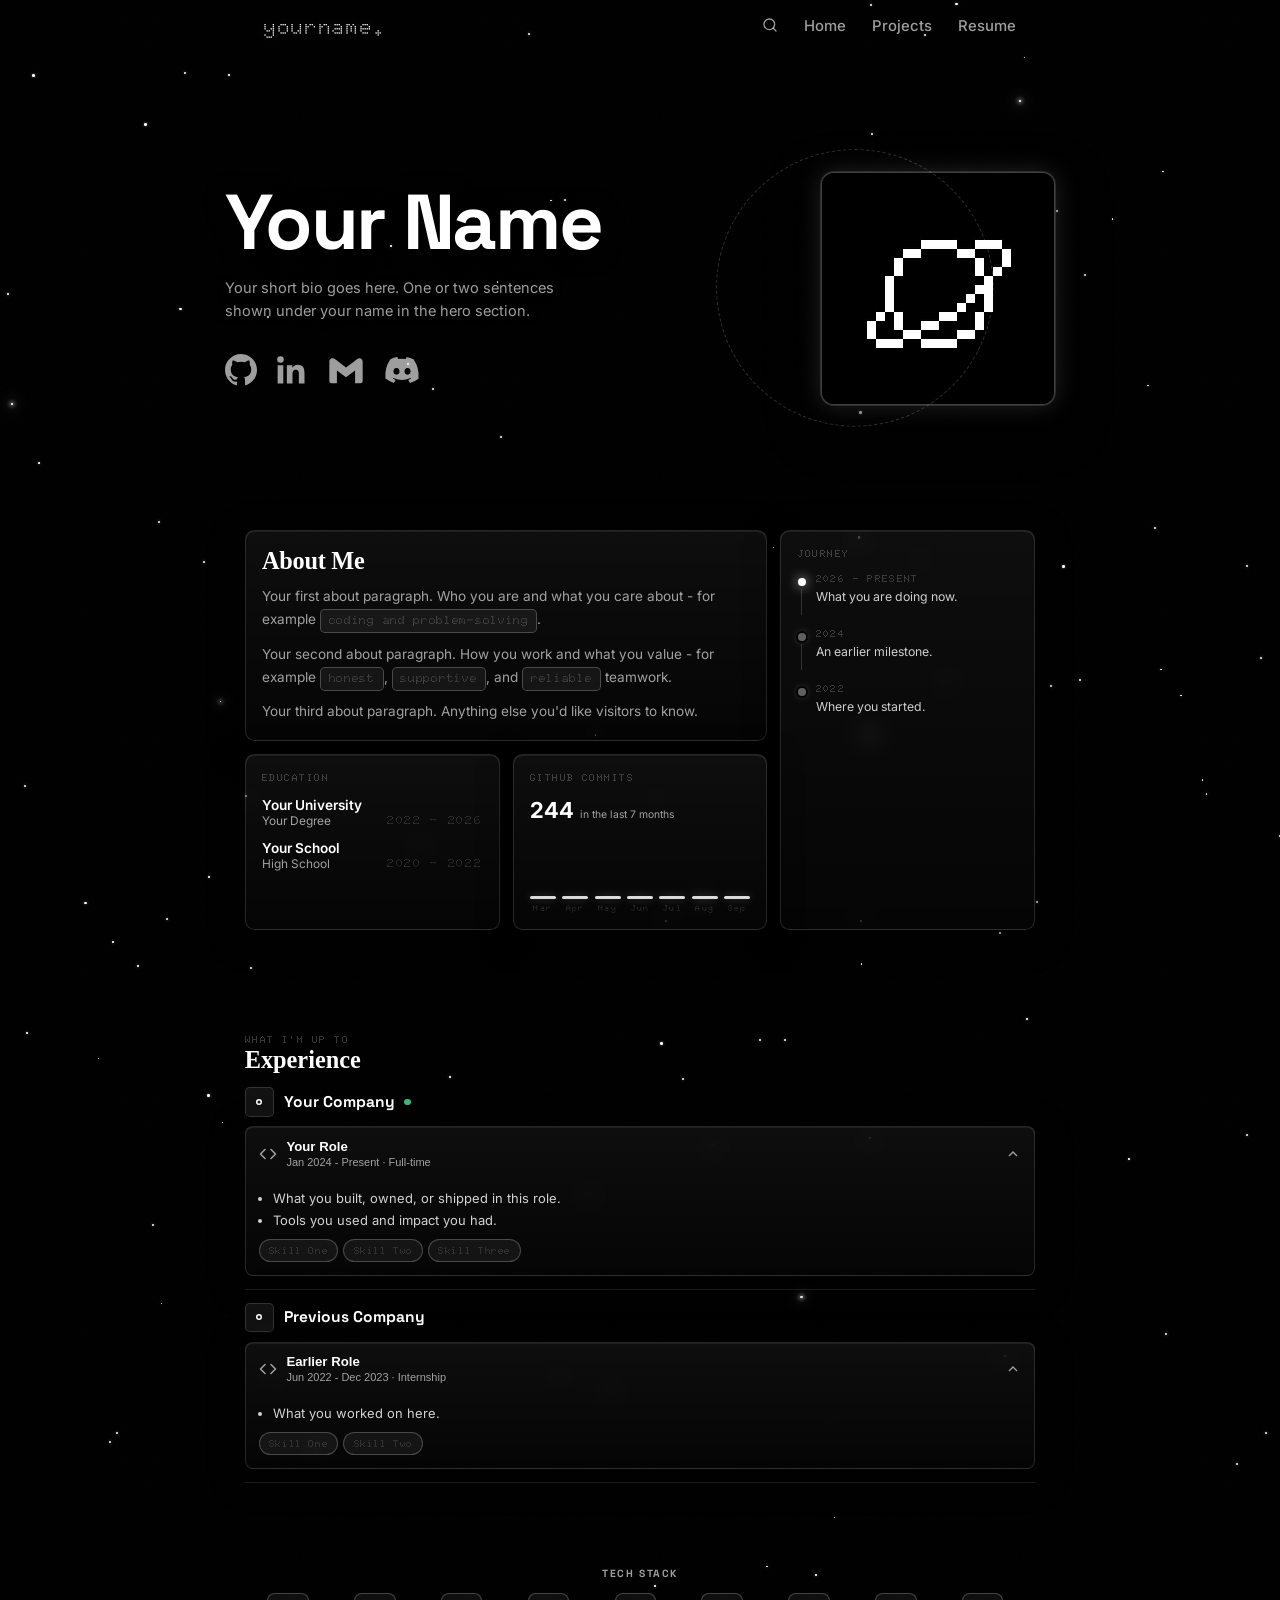
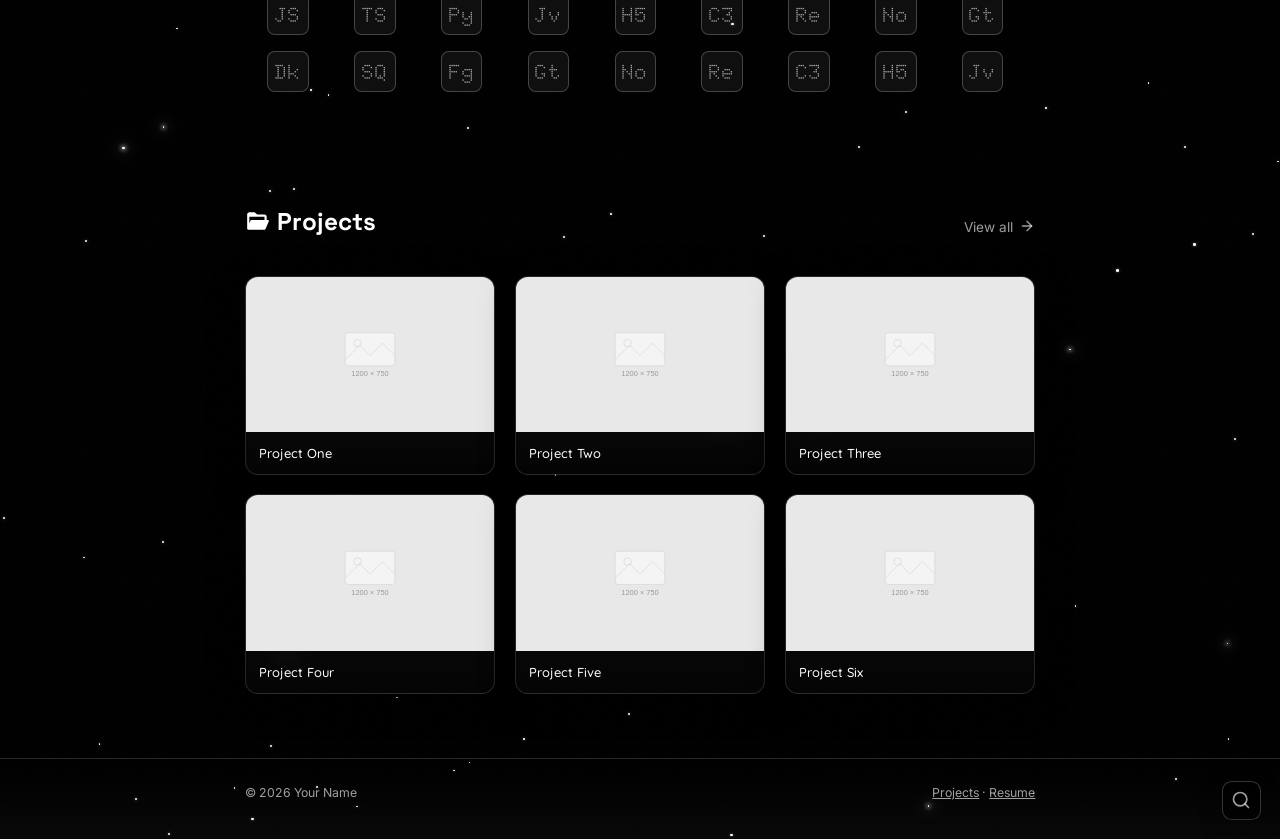
<file: index.html>
<!DOCTYPE html>
<html lang="en" data-theme="dark">
<head>
  <meta charset="UTF-8">
  <meta name="viewport" content="width=device-width, initial-scale=1.0">
  <title>Your Name</title>
  <meta name="description" content="Portfolio of Your Name — developer & creative problem-solver.">
  <meta name="author" content="Your Name">
  <link rel="icon" type="image/svg+xml" href="assets/placeholder.svg">
  <link rel="stylesheet" href="css/styles.css">
  <link rel="stylesheet" href="css/space.css">
  <script>
    // Pure dark mode.
    document.documentElement.dataset.theme = "dark";
    try { localStorage.setItem("portfolio-theme", "dark"); } catch (e) {}
  </script>
</head>
<body>
  <div id="loader" aria-hidden="true">
    <div class="l-inner"><span class="l-logo">yourname.</span><div class="l-bar"><div class="l-fill"></div></div></div>
  </div>

  <header id="site-nav"></header>
  <div class="nav-spacer"></div>

  <main style="position:relative;z-index:1">
    <div style="position:relative">
      <section class="hero" id="hero-section"><div id="hero" style="width:100%"></div></section>

      <section class="about" id="about"><div id="about-body"></div></section>

      <section class="exp" id="experience"><div id="experience-body"></div></section>

      <section class="tech" id="tech"><div id="tech-body"></div></section>
    </div>

    <section class="proj-sec" id="projects"><div id="featured"></div></section>
  </main>

  <footer id="site-footer"></footer>

  <script src="js/data.js"></script>
  <script src="js/theme.js"></script>
  <script src="js/nav.js"></script>
  <script src="js/palette.js"></script>
  <script src="js/effects.js"></script>
  <script src="js/space.js"></script>
  <script src="js/home.js"></script>
</body>
</html>
</file>
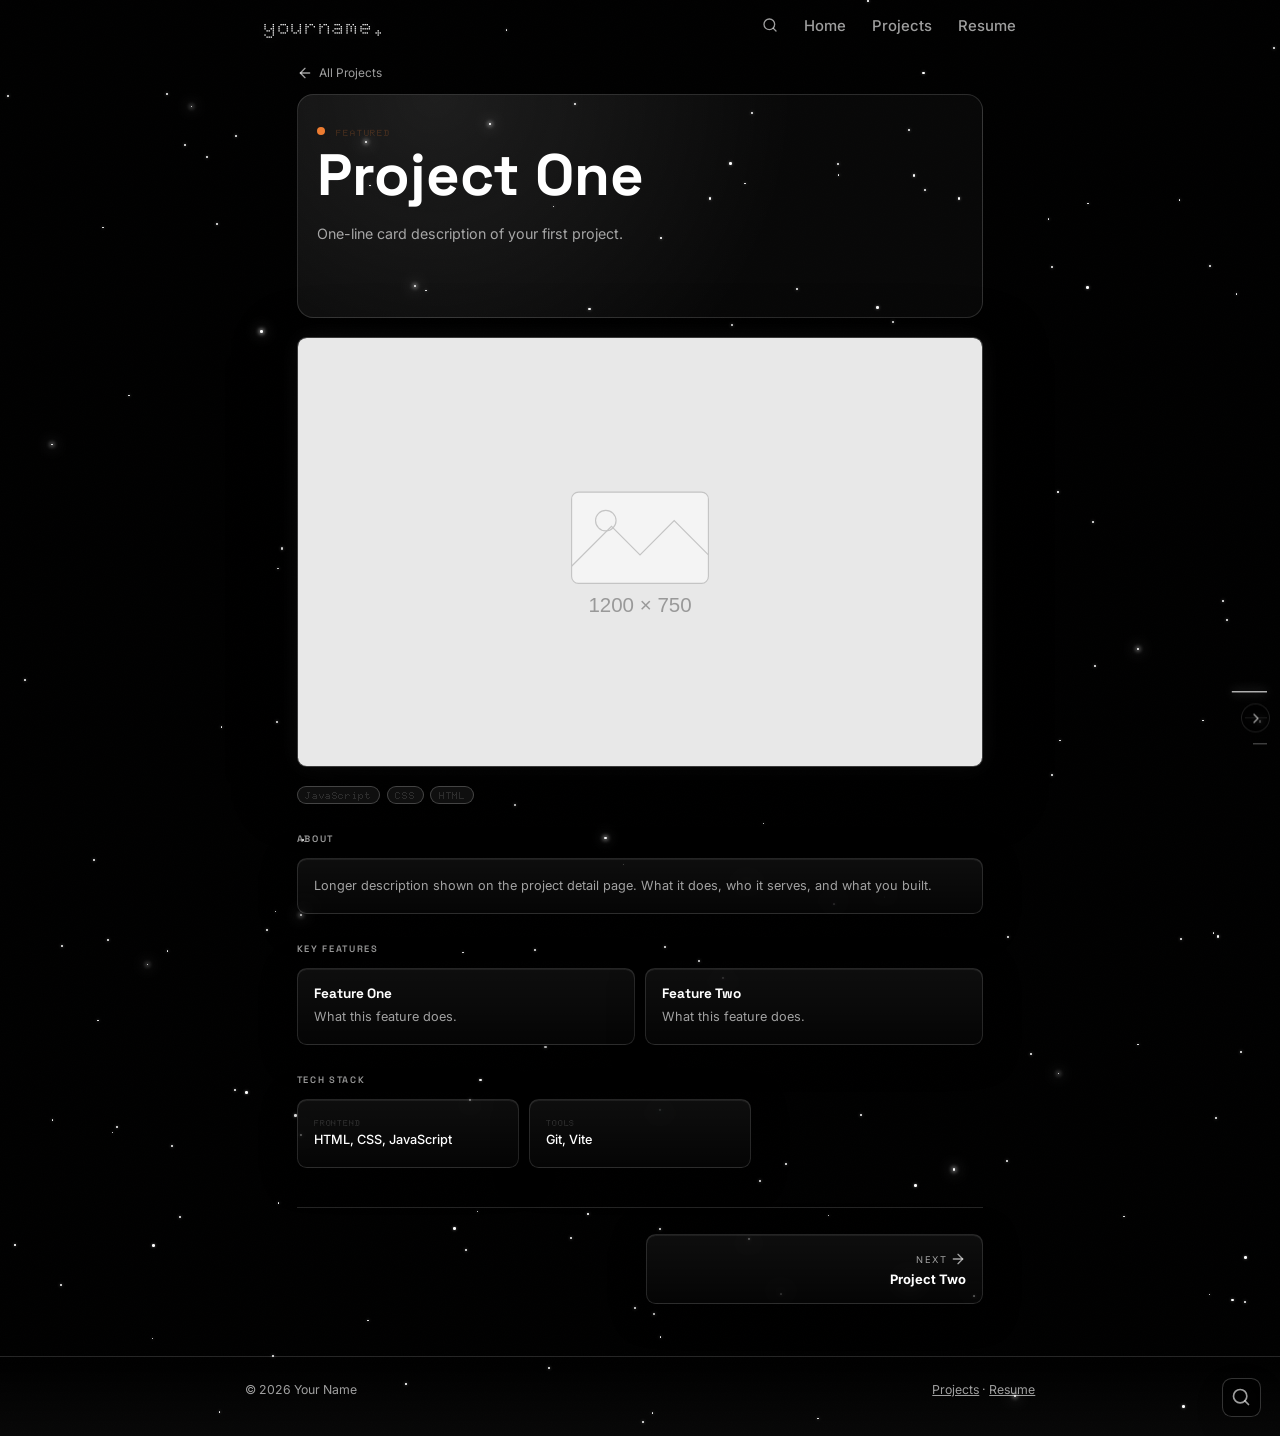
<file: project.html>
<!DOCTYPE html>
<html lang="en" data-theme="dark">
<head>
  <meta charset="UTF-8">
  <meta name="viewport" content="width=device-width, initial-scale=1.0">
  <title>Project | Your Name</title>
  <meta name="description" content="Project details.">
  <link rel="icon" type="image/svg+xml" href="assets/placeholder.svg">
  <link rel="stylesheet" href="css/styles.css">
  <link rel="stylesheet" href="css/space.css">
  <script>
    // Pure dark mode.
    document.documentElement.dataset.theme = "dark";
    try { localStorage.setItem("portfolio-theme", "dark"); } catch (e) {}
  </script>
</head>
<body>
  <div id="loader" aria-hidden="true">
    <div class="l-inner"><span class="l-logo">yourname.</span><div class="l-bar"><div class="l-fill"></div></div></div>
  </div>

  <header id="site-nav"></header>
  <div class="nav-spacer"></div>
  <div id="sidenav"></div>
  <nav id="toc" aria-label="Page sections"></nav>

  <main class="wrap-4xl" style="position:relative;z-index:1">
    <article id="detail"></article>
  </main>

  <footer id="site-footer"></footer>

  <script src="js/data.js"></script>
  <script src="js/theme.js"></script>
  <script src="js/nav.js"></script>
  <script src="js/palette.js"></script>
  <script src="js/effects.js"></script>
  <script src="js/space.js"></script>
  <script src="js/project.js"></script>
</body>
</html>
</file>
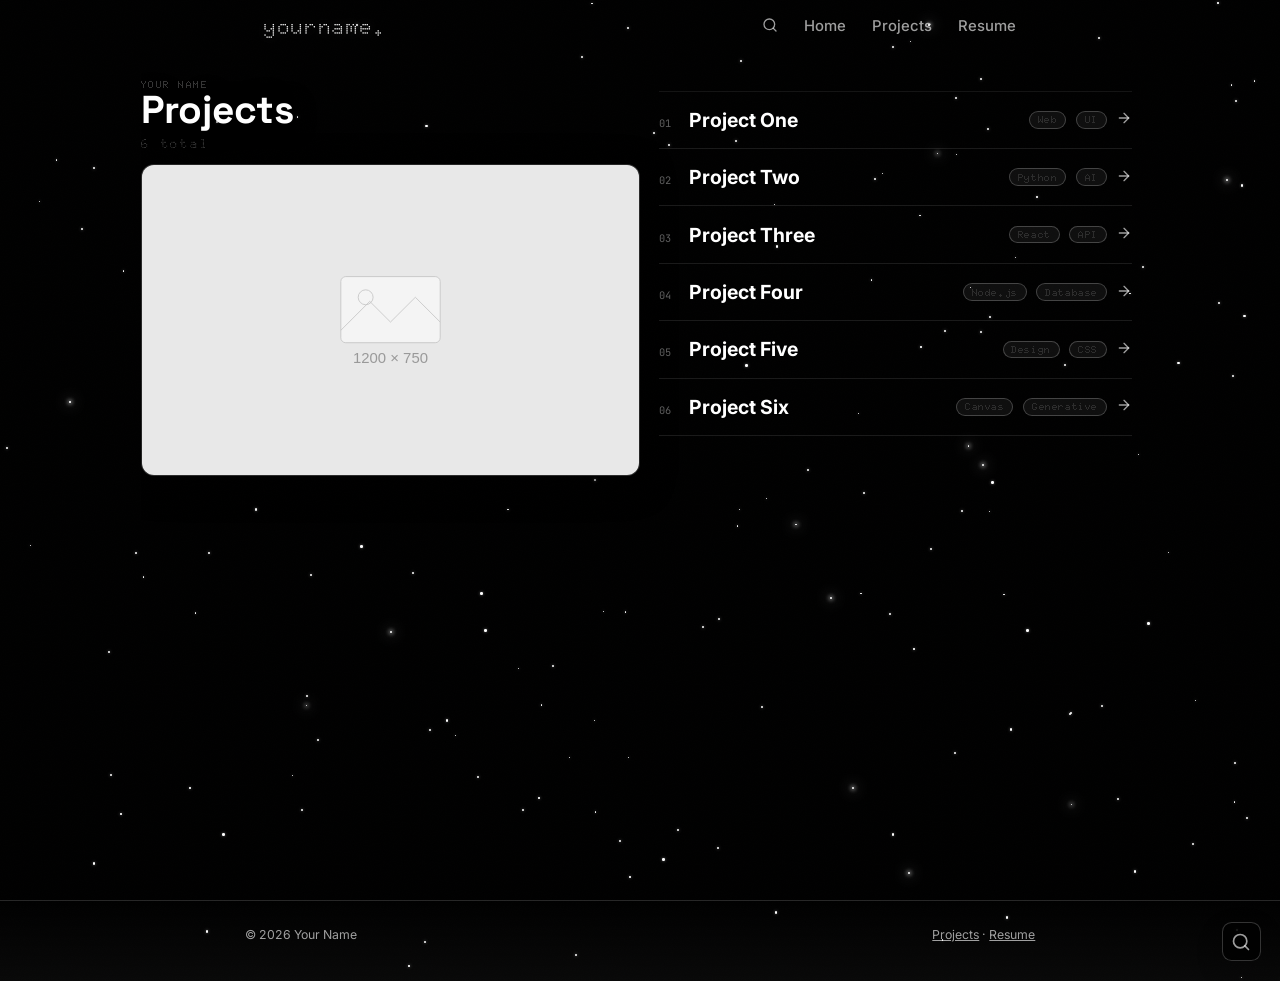
<file: projects.html>
<!DOCTYPE html>
<html lang="en" data-theme="dark">
<head>
  <meta charset="UTF-8">
  <meta name="viewport" content="width=device-width, initial-scale=1.0">
  <title>Projects | Your Name</title>
  <meta name="description" content="Explore projects by Your Name.">
  <link rel="icon" type="image/svg+xml" href="assets/placeholder.svg">
  <link rel="stylesheet" href="css/styles.css">
  <link rel="stylesheet" href="css/space.css">
  <script>
    // Pure dark mode.
    document.documentElement.dataset.theme = "dark";
    try { localStorage.setItem("portfolio-theme", "dark"); } catch (e) {}
  </script>
</head>
<body>
  <div id="loader" aria-hidden="true">
    <div class="l-inner"><span class="l-logo">yourname.</span><div class="l-bar"><div class="l-fill"></div></div></div>
  </div>

  <header id="site-nav"></header>
  <div class="nav-spacer"></div>

  <main class="wrap-wide" style="position:relative;z-index:1">
    <div class="split" id="projects-split"></div>
  </main>

  <footer id="site-footer"></footer>

  <script src="js/data.js"></script>
  <script src="js/theme.js"></script>
  <script src="js/nav.js"></script>
  <script src="js/palette.js"></script>
  <script src="js/effects.js"></script>
  <script src="js/space.js"></script>
  <script src="js/projects.js"></script>
</body>
</html>
</file>
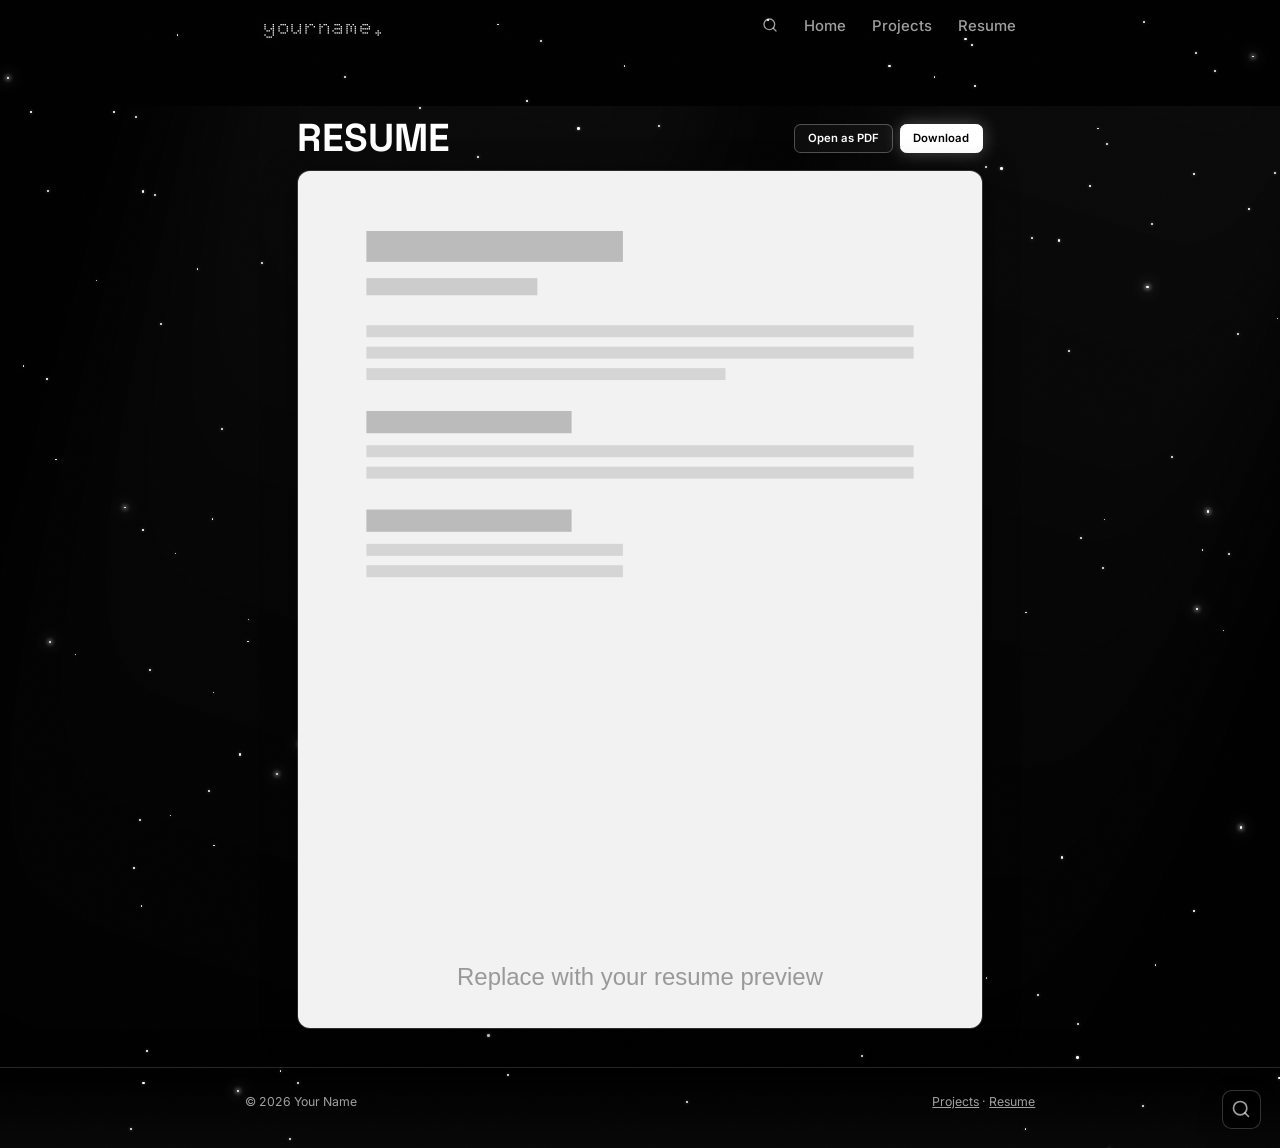
<file: resume.html>
<!DOCTYPE html>
<html lang="en" data-theme="dark">
<head>
  <meta charset="UTF-8">
  <meta name="viewport" content="width=device-width, initial-scale=1.0">
  <title>Resume | Your Name</title>
  <meta name="description" content="View and download the resume of Your Name.">
  <link rel="icon" type="image/svg+xml" href="assets/placeholder.svg">
  <link rel="stylesheet" href="css/styles.css">
  <link rel="stylesheet" href="css/space.css">
  <script>
    // Pure dark mode.
    document.documentElement.dataset.theme = "dark";
    try { localStorage.setItem("portfolio-theme", "dark"); } catch (e) {}
  </script>
</head>
<body>
  <div id="loader" aria-hidden="true">
    <div class="l-inner"><span class="l-logo">yourname.</span><div class="l-bar"><div class="l-fill"></div></div></div>
  </div>

  <header id="site-nav" style="position:relative;z-index:20"></header>
  <div class="nav-spacer"></div>

  <main style="position:relative">
    <div id="lightrays" aria-hidden="true"></div>
    <div class="wrap-4xl" style="position:relative;z-index:1">
      <div class="resume-top">
        <h1>Resume</h1>
        <div style="display:flex;gap:.5rem">
          <a class="btn" id="resume-open" href="assets/resume.pdf" target="_blank" rel="noopener">Open as PDF</a>
          <a class="btn solid" id="resume-dl" href="assets/resume.pdf" download="Your-Name-Resume.pdf">Download</a>
        </div>
      </div>
      <div class="resume-card">
        <img src="assets/resume-preview.svg" alt="Your Name | Resume preview" onerror="this.src='assets/placeholder.svg'">
      </div>
    </div>
  </main>

  <footer id="site-footer"></footer>

  <script src="js/data.js"></script>
  <script src="js/theme.js"></script>
  <script src="js/nav.js"></script>
  <script src="js/palette.js"></script>
  <script src="js/effects.js"></script>
  <script src="js/space.js"></script>
  <script>
    // Resume paths come from the central data file.
    document.addEventListener("DOMContentLoaded", function () {
      var file = portfolioData.personal.resumeFile || "assets/resume.pdf";
      document.getElementById("resume-open").href = file;
      var dl = document.getElementById("resume-dl");
      dl.href = file;
      dl.setAttribute("download", "Your-Name-Resume.pdf");
      document.title = "Resume | " + portfolioData.personal.fullName;
    });
  </script>
</body>
</html>
</file>
<file: css/styles.css>
/* ==========================================================================
   Portfolio Base — vanilla recreation of the reference portfolio design.
   --------------------------------------------------------------------------
   THEME: change colors in :root / [data-theme="dark"] below.
   Original reference: near-monochrome theme driven by CSS variables,
   Space Grotesk headings, Inter body.
   ========================================================================== */
@import url("https://fonts.googleapis.com/css2?family=Poppins:wght@300;400;500;600;700;800;900&family=Space+Grotesk:wght@300;400;500;600;700&family=Space+Mono:wght@400;700&family=Inter:wght@300;400;500;600;700&family=Bebas+Neue&family=Playfair+Display:ital,wght@0,400;0,700;0,900;1,400;1,700;1,900&family=Quicksand:wght@400;500;600;700&family=Oswald:wght@400;500;600;700&family=Roboto:wght@300;400;500;700&family=JetBrains+Mono:wght@300;400;500;600;700&family=Caveat:wght@400;500;600;700&family=Capriola&family=Droid+Serif:ital,wght@0,400;0,700;1,400;1,700&display=swap");

:root {
  --background: #fcfcfc;
  --foreground: #0e0e0e;
  --card: #ffffff;
  --card-foreground: #0e0e0e;
  --popover: #ffffff;
  --muted: #ededed;
  --muted-foreground: #666666;
  --accent: #e0e0e0;
  --border: #d9d9d9;
  --ring: #0e0e0e;
  --gradient-card-bg: #f6f6f6;
  --gradient-card-border: #e6e6e6;
  --input-bg: #f8f8f8;
  --radius: 0.5rem;
  --shadow: 0 8px 40px rgba(0, 0, 0, 0.06);
  --nav-bg: rgba(255, 255, 255, 0.7);
}

[data-theme="dark"] {
  --background: #0d0d0d;
  --foreground: #f5f5f5;
  --card: #0f0f0f;
  --card-foreground: #f5f5f5;
  --popover: #0f0f0f;
  --muted: #1f1f1f;
  --muted-foreground: #8c8c8c;
  --accent: #1f1f1f;
  --border: #262626;
  --ring: #d4d4d4;
  --gradient-card-bg: #151515;
  --gradient-card-border: #262626;
  --input-bg: rgba(255, 255, 255, 0.06);
  --shadow: 0 8px 40px rgba(0, 0, 0, 0.45);
  --nav-bg: rgba(13, 13, 13, 0.7);
}

* {
  box-sizing: border-box;
}
html {
  font-size: 81%;
  scroll-behavior: smooth;
}
body {
  margin: 0;
  background: var(--background);
  color: var(--foreground);
  font-family: "Inter", system-ui, sans-serif;
  overflow-x: hidden;
  max-width: 100vw;
  transition:
    background-color 0.35s ease,
    color 0.35s ease;
  -webkit-font-smoothing: antialiased;
}
h1,
h2,
h3,
h4 {
  font-family: "Space Grotesk", sans-serif;
  margin: 0;
}
p {
  margin: 0;
}
a {
  color: inherit;
}
:focus-visible {
  outline: 2px solid var(--ring);
  outline-offset: 2px;
  border-radius: 4px;
}
img {
  max-width: 100%;
}
::selection {
  background: var(--foreground);
  color: var(--background);
}
::-webkit-scrollbar {
  width: 6px;
}
::-webkit-scrollbar-track {
  background: transparent;
}
::-webkit-scrollbar-thumb {
  background: color-mix(in srgb, var(--muted-foreground) 30%, transparent);
  border-radius: 3px;
}

/* ---------- layout helpers ---------- */
.wrap {
  max-width: 64rem;
  margin: 0 auto;
  padding: 0 1.5rem;
}
.wrap-narrow {
  max-width: 48rem;
  margin: 0 auto;
  padding: 0 1.5rem;
}
.wrap-wide {
  max-width: 80rem;
  margin: 0 auto;
  padding: 0 1.5rem;
}
.wrap-6xl {
  max-width: 72rem;
  margin: 0 auto;
  padding: 0 1.5rem;
}
.wrap-4xl {
  max-width: 56rem;
  margin: 0 auto;
  padding: 0 1.5rem;
}
section {
  position: relative;
}

/* ---------- page loader ---------- */
#loader {
  position: fixed;
  inset: 0;
  z-index: 9999;
  display: flex;
  align-items: center;
  justify-content: center;
  background: var(--background);
  transition: opacity 0.2s ease;
}
#loader.done {
  opacity: 0;
  pointer-events: none;
}
#loader .l-inner {
  display: flex;
  flex-direction: column;
  align-items: center;
  gap: 1rem;
}
#loader .l-logo {
  font-family: "Space Grotesk", sans-serif;
  font-size: 2.5rem;
  font-weight: 700;
  letter-spacing: -0.02em;
}
#loader .l-bar {
  width: 80px;
  height: 2px;
  background: color-mix(in srgb, var(--foreground) 20%, transparent);
  border-radius: 999px;
  overflow: hidden;
}
#loader .l-fill {
  height: 100%;
  width: 0%;
  background: var(--foreground);
  border-radius: 999px;
  transition: width 0.1s ease-out;
}

/* ---------- route transition ---------- */
.route-enter {
  animation: routeIn 0.3s ease both;
}
@keyframes routeIn {
  from {
    opacity: 0;
    transform: translateY(12px);
  }
  to {
    opacity: 1;
    transform: none;
  }
}

/* ---------- scroll reveal (IntersectionObserver adds .in) ---------- */
.rv {
  opacity: 0;
  transform: translateY(40px);
  transition:
    opacity 0.7s ease,
    transform 0.7s cubic-bezier(0.25, 0.1, 0, 1);
}
.rv-x-l {
  transform: translateX(-60px);
  transition:
    opacity 0.8s ease,
    transform 0.8s cubic-bezier(0.25, 0.1, 0, 1);
}
.rv-x-r {
  transform: translateX(60px);
  transition:
    opacity 0.8s ease,
    transform 0.8s cubic-bezier(0.25, 0.1, 0, 1);
}
.rv.in,
.rv-x-l.in,
.rv-x-r.in {
  opacity: 1;
  transform: none;
}
.rv-d1 {
  transition-delay: 0.08s;
}
.rv-d2 {
  transition-delay: 0.16s;
}
.rv-d3 {
  transition-delay: 0.24s;
}

/* ---------- navbar ---------- */
#site-nav {
  position: fixed;
  top: 0;
  left: 0;
  right: 0;
  z-index: 50;
  transition: padding 0.3s cubic-bezier(0.4, 0, 0.2, 1);
}
#site-nav .nav-shell {
  /* Transparent placeholder border/radius so the pill morph never
     shifts inner layout when the visible border fades in. */
  border: 1px solid transparent;
  border-radius: 1rem;
  transition:
    background-color 0.3s cubic-bezier(0.4, 0, 0.2, 1),
    border-color 0.3s cubic-bezier(0.4, 0, 0.2, 1),
    box-shadow 0.3s cubic-bezier(0.4, 0, 0.2, 1);
}
#site-nav.scrolled {
  padding: 0.75rem 1rem 0;
}
#site-nav.scrolled .nav-shell {
  background: var(--nav-bg);
  backdrop-filter: blur(24px);
  -webkit-backdrop-filter: blur(24px);
  border: 1px solid color-mix(in srgb, var(--border) 55%, transparent);
  border-radius: 1rem;
  box-shadow: 0 8px 30px rgba(0, 0, 0, 0.06);
}
.nav-desktop {
  display: none;
}
@media (min-width: 768px) {
  .nav-desktop {
    display: flex;
  }
  .nav-mobile {
    display: none !important;
  }
}
.nav-desktop {
  width: 100%;
  max-width: 64rem;
  margin: 0 auto;
  align-items: center;
  justify-content: space-between;
  height: 4rem;
  padding: 0 3rem;
  /* Same timing as the shell so inner content shrinks in sync (no snap). */
  transition:
    height 0.3s cubic-bezier(0.4, 0, 0.2, 1),
    padding 0.3s cubic-bezier(0.4, 0, 0.2, 1);
}
#site-nav.scrolled .nav-desktop {
  height: 52px;
  padding: 0 1.25rem;
}
.nav-logo {
  font-family: "Space Grotesk", sans-serif;
  font-size: 1.6rem;
  font-weight: 600;
  letter-spacing: -0.02em;
  text-decoration: none;
}
.nav-links {
  display: flex;
  align-items: center;
  gap: 2rem;
}
.nav-links a,
.nav-icon-btn {
  color: var(--muted-foreground);
  text-decoration: none;
  font-size: 1.15rem;
  font-weight: 500;
  background: none;
  border: 0;
  cursor: pointer;
  padding: 0;
  transition: color 0.2s;
}
.nav-links a:hover,
.nav-icon-btn:hover {
  color: var(--foreground);
}
/* text-roll hover (per-letter stagger, mirrors reference TextRoll) */
.roll {
  position: relative;
  display: block;
  overflow: hidden;
  line-height: 1.175;
}
.roll-row {
  display: block;
  white-space: nowrap;
}
.roll-row.rl,
.roll-top .rl {
  display: inline-block;
}
.roll .rl {
  display: inline-block;
  transition: transform 0.3s ease-in-out;
}
.roll-top {
  position: absolute;
  inset: 0;
}
.roll-top .rl {
  transform: translateY(100%);
}
a:hover .roll .rl,
button:hover .roll .rl {
  transform: translateY(-100%);
}
a:hover .roll-top .rl,
button:hover .roll-top .rl {
  transform: translateY(0);
}
/* mobile nav */
.nav-mobile {
  display: flex;
  flex-direction: column;
  overflow: hidden;
  backdrop-filter: blur(32px);
  -webkit-backdrop-filter: blur(32px);
  transition:
    height 0.5s cubic-bezier(0.4, 0, 0.2, 1),
    background-color 0.3s,
    border-radius 0.3s;
  border: 1px solid transparent;
  height: 56px;
}
#site-nav.scrolled .nav-mobile {
  margin: 0 auto;
  max-width: 95%;
}
#site-nav.scrolled .nav-mobile:not(.open) {
  background: var(--nav-bg);
  border-color: color-mix(in srgb, var(--border) 55%, transparent);
  border-radius: 1rem;
  height: 48px;
}
.nav-mobile.open {
  height: 100dvh;
  background: color-mix(in srgb, var(--background) 95%, transparent);
}
#site-nav.scrolled .nav-mobile.open {
  border-radius: 1rem;
  height: calc(100dvh - 24px);
}
.nav-m-head {
  display: flex;
  align-items: center;
  justify-content: space-between;
  padding: 0 1.5rem;
  height: 56px;
  flex-shrink: 0;
  /* Sync with the mobile bar's height morph so the row never snaps. */
  transition:
    height 0.3s cubic-bezier(0.4, 0, 0.2, 1),
    padding 0.3s cubic-bezier(0.4, 0, 0.2, 1);
}
#site-nav.scrolled .nav-mobile:not(.open) .nav-m-head {
  height: 48px;
  padding: 0 1rem;
}
.nav-m-body {
  display: none;
  flex: 1;
  flex-direction: column;
  padding: 1.5rem;
  gap: 0.25rem;
  overflow-y: auto;
}
.nav-mobile.open .nav-m-body {
  display: flex;
}
.nav-m-body a.m-link {
  display: block;
  padding: 1rem;
  border-radius: 0.75rem;
  font-size: 2rem;
  font-weight: 700;
  color: color-mix(in srgb, var(--foreground) 70%, transparent);
  text-decoration: none;
  opacity: 0;
  transform: translateY(-12px);
  transition:
    opacity 0.3s,
    transform 0.3s,
    background-color 0.2s,
    color 0.2s;
}
.nav-m-body button.m-link {
  display: flex;
  align-items: center;
  gap: 0.75rem;
  width: 100%;
  text-align: left;
  padding: 1rem;
  border: 0;
  border-radius: 0.75rem;
  background: none;
  font-size: 1.15rem;
  font-weight: 600;
  color: var(--muted-foreground);
  cursor: pointer;
  opacity: 0;
  transform: translateY(-12px);
  transition:
    opacity 0.3s,
    transform 0.3s,
    background-color 0.2s,
    color 0.2s;
}
.nav-mobile.open .nav-m-body a.m-link,
.nav-mobile.open .nav-m-body button.m-link {
  opacity: 1;
  transform: none;
}
.nav-m-body a.m-link:hover,
.nav-m-body button.m-link:hover {
  color: var(--foreground);
  background: var(--muted);
}
.nav-m-foot {
  margin-top: auto;
  padding: 1.5rem 0;
  display: flex;
  justify-content: center;
  gap: 1.25rem;
  border-top: 1px solid color-mix(in srgb, var(--border) 55%, transparent);
}
.menu-btn {
  width: 2.25rem;
  height: 2.25rem;
  display: inline-flex;
  align-items: center;
  justify-content: center;
  background: none;
  border: 0;
  color: var(--foreground);
  cursor: pointer;
}
.menu-btn svg {
  transition: transform 0.5s ease-in-out;
}
.menu-btn path {
  transition:
    transform 0.5s ease-in-out,
    opacity 0.3s;
  transform-box: fill-box;
  transform-origin: center;
}
.menu-btn.open svg {
  transform: rotate(-45deg);
}
.menu-btn.open .mb-l2 {
  opacity: 0;
}
.menu-btn.open .mb-l1 {
  transform: translateY(5px);
}
.menu-btn.open .mb-l3 {
  transform: translateY(-5px);
}
.nav-spacer {
  height: 4rem;
}

/* ---------- hero ---------- */
.hero {
  min-height: 42vh;
  display: flex;
  align-items: center;
  justify-content: center;
  padding: 86px 1.5rem;
}
@media (min-width: 1280px) {
  .hero {
    padding-top: 120px;
  }
}
@media (min-width: 1536px) {
  .hero {
    padding-top: 150px;
  }
}
.hero-grid {
  max-width: 64rem;
  width: 100%;
  margin: 0 auto;
  display: grid;
  gap: 2.5rem;
  align-items: center;
}
@media (min-width: 768px) {
  .hero-grid {
    grid-template-columns: 1fr 1fr;
  }
}
.hero-name {
  font-size: 3rem;
  line-height: 0.9;
  font-weight: 700;
  letter-spacing: -0.03em;
}
@media (min-width: 768px) {
  .hero-name {
    font-size: 4.5rem;
  }
}
@media (min-width: 1024px) {
  .hero-name {
    font-size: 6rem;
  }
}
.hero-tag {
  margin-top: 1.5rem;
  color: var(--muted-foreground);
  font-size: 1rem;
  line-height: 1.625;
  max-width: 28rem;
}
@media (min-width: 768px) {
  .hero-tag {
    font-size: 1.125rem;
  }
}
.hero-socials {
  margin-top: 2rem;
  display: flex;
  gap: 1.25rem;
  align-items: center;
}
.hero-socials a {
  color: var(--muted-foreground);
  transition: color 0.2s;
  position: relative;
}
.hero-socials a:hover {
  color: var(--foreground);
}
.hero-socials svg {
  display: block;
}
.nav-m-foot svg {
  width: 1.5rem;
  height: 1.5rem;
  display: block;
}
.tip {
  position: absolute;
  bottom: calc(100% + 8px);
  left: 50%;
  transform: translate(-50%, 8px) scale(0);
  opacity: 0;
  transition: all 0.1s;
  background: color-mix(in srgb, var(--background) 80%, transparent);
  backdrop-filter: blur(8px);
  border: 1px solid var(--border);
  border-radius: 0.375rem;
  padding: 0.375rem 0.75rem;
  font-size: 0.85rem;
  white-space: nowrap;
}
a:hover .tip,
button:hover .tip {
  transform: translate(-50%, 0) scale(1);
  opacity: 1;
}
.avatar-tilt {
  perspective: 800px;
  display: flex;
  justify-content: center;
}
@media (min-width: 768px) {
  .avatar-tilt {
    justify-content: flex-end;
  }
}
.avatar-frame {
  width: 14rem;
  height: 14rem;
  border-radius: 1rem;
  overflow: hidden;
  border: 1px solid var(--border);
  background: var(--card);
  box-shadow:
    0 0 0 1px var(--border),
    0 0 15px -3px color-mix(in srgb, var(--foreground) 8%, transparent);
  transition: transform 0.15s ease-out;
}
@media (min-width: 768px) {
  .avatar-frame {
    width: 18rem;
    height: 18rem;
  }
}
.avatar-frame img {
  width: 100%;
  height: 100%;
  object-fit: cover;
  image-rendering: pixelated;
}

/* ---------- gradient card + glow ---------- */
.g-card {
  position: relative;
  border-radius: 0.75rem;
  padding: 1.25rem;
  overflow: hidden;
  border: 1px solid var(--gradient-card-border);
  background: var(--gradient-card-bg);
  --glow-x: 50%;
  --glow-y: 50%;
}
.g-card::before {
  content: "";
  position: absolute;
  inset: 0;
  border-radius: inherit;
  padding: 1px;
  background: radial-gradient(
      100px circle at var(--glow-x) var(--glow-y),
      color-mix(in srgb, var(--foreground) 50%, transparent),
      transparent 70%
    )
    border-box;
  -webkit-mask:
    linear-gradient(#fff 0 0) content-box,
    linear-gradient(#fff 0 0);
  -webkit-mask-composite: xor;
  mask-composite: exclude;
  opacity: 0;
  transition: opacity 0.3s;
  pointer-events: none;
}
.g-card:hover::before {
  opacity: 1;
}
.eyebrow {
  font-size: 0.8rem;
  font-weight: 600;
  text-transform: uppercase;
  letter-spacing: 0.15em;
  color: var(--muted-foreground);
}

/* ---------- about bento ---------- */
.about {
  padding: 3rem 0;
}
.bento {
  display: grid;
  grid-template-columns: 1fr;
  gap: 1rem;
}
@media (min-width: 768px) {
  .bento {
    grid-template-columns: repeat(6, 1fr);
  }
  .bento .s4 {
    grid-column: span 4;
  }
  .bento .s2 {
    grid-column: span 2;
  }
  .bento .tall {
    grid-row: span 2;
  }
}
.bento h3 {
  font-family: "Averia Serif Libre", serif;
  font-size: 1.5rem;
  font-weight: 700;
  letter-spacing: -0.01em;
}
@media (min-width: 768px) {
  .bento h3 {
    font-size: 1.875rem;
  }
}
.bento p.body {
  color: var(--muted-foreground);
  line-height: 1.7;
  margin-top: 0.75rem;
  font-size: 1.05rem;
}
.tag {
  display: inline-flex;
  align-items: center;
  border: 1px solid var(--border);
  background: color-mix(in srgb, var(--muted) 70%, transparent);
  border-radius: 0.375rem;
  padding: 0.1rem 0.6rem;
  font-size: 0.85em;
  font-weight: 500;
  white-space: nowrap;
}
.timeline {
  display: flex;
  flex-direction: column;
  gap: 1rem;
  margin-top: 1rem;
}
.t-item {
  display: flex;
  gap: 0.75rem;
  align-items: flex-start;
}
.t-dot {
  width: 0.65rem;
  height: 0.65rem;
  border-radius: 999px;
  background: color-mix(in srgb, var(--muted-foreground) 40%, transparent);
  box-shadow: 0 0 0 2px var(--card);
  margin-top: 0.35rem;
  flex-shrink: 0;
}
.t-item.first .t-dot {
  background: var(--foreground);
}
.t-line {
  width: 1px;
  height: 2rem;
  background: var(--border);
  margin: 0.25rem auto 0;
}
.t-year {
  font-size: 0.75rem;
  font-weight: 600;
  text-transform: uppercase;
  letter-spacing: 0.15em;
  color: var(--muted-foreground);
}
.t-text {
  margin-top: 0.25rem;
  font-size: 0.95rem;
  color: color-mix(in srgb, var(--foreground) 80%, transparent);
  line-height: 1.6;
}
.edu-row {
  margin-bottom: 0.9rem;
}
.edu-row .e-name {
  font-weight: 600;
  font-size: 1.05rem;
}
.edu-row .e-sub {
  display: flex;
  justify-content: space-between;
  color: var(--muted-foreground);
  font-size: 0.92rem;
}
/* github chart */
.gh-total {
  font-size: 1.7rem;
  font-weight: 700;
}
.gh-sub {
  font-size: 0.8rem;
  color: var(--muted-foreground);
}
.gh-bars {
  display: flex;
  align-items: flex-end;
  gap: 0.5rem;
  min-height: 80px;
  flex: 1;
  margin-top: 0.75rem;
}
.gh-col {
  flex: 1;
  display: flex;
  flex-direction: column;
  align-items: center;
  gap: 0.25rem;
  height: 100%;
  justify-content: flex-end;
}
.gh-bar {
  width: 100%;
  border-radius: 2px;
  background: color-mix(in srgb, var(--foreground) 80%, transparent);
  min-height: 3px;
  transition: height 0.5s;
}
.gh-lab {
  font-size: 0.68rem;
  color: var(--muted-foreground);
  font-family: "JetBrains Mono", monospace;
}

/* ---------- experience ---------- */
.exp {
  padding: 4rem 0;
}
@media (min-width: 768px) {
  .exp {
    padding: 5rem 0;
  }
}
.exp-head p {
  font-family: "JetBrains Mono", monospace;
  font-size: 0.8rem;
  font-weight: 600;
  text-transform: uppercase;
  letter-spacing: 0.15em;
  color: var(--muted-foreground);
}
.exp-head h2 {
  font-family: "Averia Serif Libre", serif;
  font-size: 1.5rem;
  font-weight: 700;
}
@media (min-width: 768px) {
  .exp-head h2 {
    font-size: 1.875rem;
  }
}
.x-item {
  padding: 1rem 0;
  border-bottom: 1px solid var(--border);
}
.x-comp {
  display: flex;
  align-items: center;
  gap: 0.75rem;
}
.x-logo {
  width: 2.25rem;
  height: 2.25rem;
  border-radius: 0.375rem;
  background: var(--muted);
  display: flex;
  align-items: center;
  justify-content: center;
  overflow: hidden;
  flex-shrink: 0;
  font-weight: 700;
}
.x-logo img {
  width: 100%;
  height: 100%;
  object-fit: cover;
}
.x-comp h3 {
  font-size: 1.2rem;
}
.x-live {
  width: 0.5rem;
  height: 0.5rem;
  border-radius: 999px;
  background: #43b581;
  box-shadow: 0 0 0 0 rgba(67, 181, 129, 0.6);
  animation: ping 1.6s infinite;
}
@keyframes ping {
  0% {
    box-shadow: 0 0 0 0 rgba(67, 181, 129, 0.5);
  }
  70% {
    box-shadow: 0 0 0 8px rgba(67, 181, 129, 0);
  }
  100% {
    box-shadow: 0 0 0 0 rgba(67, 181, 129, 0);
  }
}
.x-pos {
  border: 1px solid var(--border);
  border-radius: 0.6rem;
  margin-top: 0.75rem;
  background: var(--card);
}
.x-pos-head {
  width: 100%;
  display: flex;
  align-items: center;
  gap: 0.75rem;
  padding: 0.9rem 1rem;
  background: none;
  border: 0;
  color: var(--foreground);
  cursor: pointer;
  text-align: left;
  font-size: 1.02rem;
}
.x-pos-head .chev {
  margin-left: auto;
  transition: transform 0.25s;
  color: var(--muted-foreground);
}
.x-pos.open .x-pos-head .chev {
  transform: rotate(180deg);
}
.x-pos-body {
  display: grid;
  grid-template-rows: 0fr;
  transition: grid-template-rows 0.3s ease;
}
.x-pos-body > div {
  overflow: hidden;
}
.x-pos-text {
  padding: 0 1rem 1rem;
  color: color-mix(in srgb, var(--foreground) 82%, transparent);
  line-height: 1.7;
}
.x-pos.open .x-pos-body {
  grid-template-rows: 1fr;
}
.x-pos-body ul {
  margin: 0.5rem 0;
  padding-left: 1.1rem;
}
.x-skills {
  display: flex;
  flex-wrap: wrap;
  gap: 0.4rem;
  margin-top: 0.6rem;
}
.x-skills span {
  font-family: "JetBrains Mono", monospace;
  font-size: 0.78rem;
  border: 1px solid var(--border);
  border-radius: 999px;
  padding: 0.15rem 0.7rem;
  color: var(--muted-foreground);
}

/* ---------- tech carousel ---------- */
.tech {
  padding: 1.5rem;
  margin-bottom: 1rem;
  text-align: center;
}
.tech h3 {
  font-size: 0.8rem;
  letter-spacing: 0.15em;
  text-transform: uppercase;
  color: var(--muted-foreground);
  margin-bottom: 1rem;
}
.ribbon {
  overflow: hidden;
  width: 100%;
  margin-bottom: 1.25rem;
}
.ribbon-track {
  display: flex;
  width: max-content;
  animation: ribbon 25s linear infinite;
}
.ribbon.rev .ribbon-track {
  animation-direction: reverse;
  animation-duration: 30s;
}
.ribbon:hover .ribbon-track {
  animation-play-state: paused;
}
@keyframes ribbon {
  from {
    transform: translateX(0);
  }
  to {
    transform: translateX(calc(-100% / 3));
  }
}
.skill-badge {
  flex-shrink: 0;
  padding: 0 1.75rem;
  font-size: 38px;
  display: flex;
  align-items: center;
  font-size: 2.4rem;
  color: color-mix(in srgb, var(--foreground) 70%, transparent);
  transition:
    color 0.2s,
    filter 0.2s;
  cursor: default;
}
.skill-badge:hover {
  color: var(--foreground);
  filter: brightness(1.25);
}
.skill-badge .glyph {
  font-family: "Space Grotesk", sans-serif;
  font-weight: 700;
  font-size: 1.6rem;
  border: 1px solid var(--border);
  border-radius: 0.6rem;
  width: 3.2rem;
  height: 3.2rem;
  display: inline-flex;
  align-items: center;
  justify-content: center;
  background: var(--card);
}

/* opacity-only entrance (for elements with inline transforms, e.g. scattered cards) */
.rv-o {
  opacity: 0;
  transition: opacity 0.6s ease;
}
.rv-o.in {
  opacity: 1;
}
/* ---------- projects home ---------- */
.proj-sec {
  padding: 5rem 0;
  overflow: hidden;
  position: relative;
}
.proj-head {
  display: flex;
  align-items: flex-end;
  justify-content: space-between;
  margin-bottom: 2rem;
}
.proj-head h2 {
  font-size: 1.5rem;
  font-weight: 700;
  display: flex;
  align-items: center;
  gap: 0.5rem;
}
@media (min-width: 768px) {
  .proj-head h2 {
    font-size: 1.875rem;
  }
  .proj-head {
    margin-bottom: 3rem;
  }
}
.proj-head a {
  color: var(--muted-foreground);
  text-decoration: none;
  display: inline-flex;
  gap: 0.5rem;
  align-items: center;
  font-size: 1.05rem;
}
.proj-head a:hover {
  color: var(--foreground);
}
.m-cards {
  display: flex;
  flex-direction: column;
  gap: 1.5rem;
}
@media (min-width: 768px) {
  .m-cards {
    display: none;
  }
}
.p-card {
  display: block;
  border-radius: 1rem;
  overflow: hidden;
  background: var(--card);
  border: 1px solid color-mix(in srgb, var(--foreground) 10%, transparent);
  box-shadow: 0 10px 30px rgba(0, 0, 0, 0.08);
  text-decoration: none;
  transition:
    transform 0.3s,
    box-shadow 0.3s;
}
.p-card:hover {
  transform: scale(1.02);
  box-shadow: 0 18px 44px rgba(0, 0, 0, 0.14);
}
.p-card .ph {
  aspect-ratio: 16/10;
  overflow: hidden;
  background: var(--muted);
}
.p-card img {
  width: 100%;
  height: 100%;
  object-fit: cover;
  transition: transform 0.5s;
  display: block;
}
.p-card:hover img {
  transform: scale(1.05);
}
.p-card .pcap {
  padding: 1rem;
  font-family: "Quicksand", sans-serif;
  font-weight: 500;
}
.scatter {
  display: none;
}
/* Uniform project grid: equal-width cards (2 cols on tablet, 3 on desktop). */
@media (min-width: 768px) {
  .scatter {
    display: grid;
    grid-template-columns: 1fr 1fr;
    gap: 1.5rem;
  }
}
@media (min-width: 1024px) {
  .scatter {
    grid-template-columns: repeat(3, 1fr);
  }
}

/* ---------- projects page ---------- */
.split {
  display: flex;
  flex-direction: column;
  gap: 1.5rem;
  padding: 1rem 0 3rem;
}
.split aside {
  display: none;
}
.split .m-head {
  margin-bottom: 2rem;
}
@media (min-width: 768px) {
  .split {
    flex-direction: row;
    height: calc(100vh - 4rem);
    overflow: hidden;
  }
  .split aside {
    display: block;
    width: 50%;
    min-width: 0;
    align-self: flex-start;
    padding-top: 1rem;
  }
  .split .m-head {
    display: none;
  }
  .split .list-col {
    flex: 1;
    overflow-y: auto;
    max-height: 605px;
    padding-top: 2rem;
    padding-bottom: 0.5rem;
    padding-right: 0.5rem;
    scrollbar-width: none;
    -webkit-mask-image: linear-gradient(
      to bottom,
      transparent 0,
      black 48px,
      black calc(100% - 48px),
      transparent 100%
    );
    mask-image: linear-gradient(
      to bottom,
      transparent 0,
      black 48px,
      black calc(100% - 48px),
      transparent 100%
    );
  }
  .split .list-col::-webkit-scrollbar {
    display: none;
  }
}
.page-kicker {
  font-size: 0.8rem;
  font-weight: 600;
  text-transform: uppercase;
  letter-spacing: 0.15em;
  color: var(--muted-foreground);
}
.page-title {
  font-size: 2.25rem;
  font-weight: 900;
  line-height: 1;
}
@media (min-width: 768px) {
  .page-title {
    font-size: 3rem;
  }
}
.detail-title {
  font-size: 3.75rem;
  font-weight: 700;
  line-height: 1;
  letter-spacing: -0.02em;
}
@media (min-width: 768px) {
  .detail-title {
    font-size: 6rem;
  }
}
.preview {
  border-radius: 1rem;
  overflow: hidden;
  border: 1px solid color-mix(in srgb, var(--foreground) 10%, transparent);
  aspect-ratio: 16/10;
  background: var(--muted);
  position: relative;
  margin-top: 1rem;
}
.preview img {
  position: absolute;
  inset: 0;
  width: 100%;
  height: 100%;
  object-fit: cover;
  transition: opacity 0.15s;
}
.preview .plabel {
  position: absolute;
  bottom: 0;
  left: 0;
  right: 0;
  padding: 1.25rem;
  background: linear-gradient(to top, rgba(0, 0, 0, 0.7), transparent);
  color: #fff;
  font-weight: 600;
  font-size: 1.15rem;
}
.prow {
  border-bottom: 1px solid
    color-mix(in srgb, var(--foreground) 10%, transparent);
}
.prow > a {
  display: flex;
  align-items: center;
  justify-content: space-between;
  gap: 1rem;
  padding: 1.25rem 0;
  text-decoration: none;
}
.prow .idx {
  font-family: "JetBrains Mono", monospace;
  font-size: 0.8rem;
  color: color-mix(in srgb, var(--muted-foreground) 60%, transparent);
  width: 1.25rem;
}
.prow .pt {
  font-size: 1.25rem;
  font-weight: 700;
  transition: transform 0.2s;
}
@media (min-width: 768px) {
  .prow .pt {
    font-size: 1.5rem;
  }
}
.prow:hover .pt {
  transform: translateX(6px);
}
.prow .meta {
  display: flex;
  align-items: center;
  gap: 0.75rem;
}
.pill {
  font-size: 0.78rem;
  border: 1px solid color-mix(in srgb, var(--foreground) 10%, transparent);
  color: var(--muted-foreground);
  border-radius: 999px;
  padding: 0.1rem 0.6rem;
}
@media (max-width: 640px) {
  .pill {
    display: none;
  }
}
.prow .arr {
  transition:
    transform 0.2s,
    color 0.2s;
  color: var(--muted-foreground);
}
.prow:hover .arr {
  transform: translateX(4px);
  color: var(--foreground);
}
.m-preview {
  border-radius: 0.75rem;
  overflow: hidden;
  border: 1px solid color-mix(in srgb, var(--foreground) 10%, transparent);
  aspect-ratio: 16/10;
  margin-bottom: 1rem;
}
@media (min-width: 768px) {
  .m-preview {
    display: none;
  }
}

/* ---------- project detail ---------- */
.detail-hero {
  border-radius: 0.75rem;
  overflow: hidden;
  border: 1px solid var(--border);
  background: var(--muted);
  margin: 1.5rem 0;
}
.detail-hero img {
  width: 100%;
  max-height: 480px;
  object-fit: cover;
  display: block;
}
.detail-links {
  display: flex;
  flex-wrap: wrap;
  gap: 0.75rem;
  margin: 1.25rem 0 2rem;
}
.btn {
  display: inline-flex;
  align-items: center;
  gap: 0.5rem;
  padding: 0.625rem 1.25rem;
  border-radius: 0.5rem;
  font-weight: 600;
  font-size: 0.875rem;
  text-decoration: none;
  border: 1px solid var(--border);
  color: var(--foreground);
  background: transparent;
  cursor: pointer;
  transition:
    opacity 0.2s,
    background-color 0.3s,
    color 0.3s;
}
.btn:hover {
  opacity: 0.85;
}
.btn.solid {
  background: var(--foreground);
  color: var(--background);
  border-color: var(--foreground);
}
.btn.accent {
  color: #fff;
  border-color: transparent;
}
.btn-pill {
  border-radius: 999px;
  padding: 0.625rem 1.5rem;
}
.detail-grid {
  display: grid;
  gap: 0.75rem;
}
@media (min-width: 768px) {
  .detail-grid.c2 {
    grid-template-columns: 1fr 1fr;
  }
  .detail-grid.c3 {
    grid-template-columns: repeat(3, 1fr);
  }
}
.d-card {
  border: 1px solid var(--border);
  background: var(--card);
  border-radius: 0.75rem;
  padding: 1.25rem;
}
.d-card h3 {
  font-size: 1.05rem;
  margin-bottom: 0.4rem;
}
.d-card p,
.d-card li {
  color: var(--muted-foreground);
  line-height: 1.65;
  font-size: 0.98rem;
}
.sec-label {
  font-size: 0.72rem;
  font-weight: 600;
  text-transform: uppercase;
  letter-spacing: 0.18em;
  color: var(--muted-foreground);
  margin: 2.2rem 0 1rem;
}
.prevnext {
  display: grid;
  grid-template-columns: 1fr 1fr;
  gap: 1rem;
  border-top: 1px solid var(--border);
  padding-top: 2rem;
  margin: 3rem 0 4rem;
}
.prevnext a {
  border: 1px solid var(--border);
  border-radius: 0.75rem;
  padding: 1.25rem;
  text-decoration: none;
  display: flex;
  flex-direction: column;
  gap: 0.25rem;
}
.prevnext a span.k {
  display: inline-flex;
  align-items: center;
  gap: 0.25rem;
  font-size: 0.72rem;
  text-transform: uppercase;
  letter-spacing: 0.15em;
  color: var(--muted-foreground);
}
.prevnext a.next span.k {
  justify-content: flex-end;
}
.prevnext a span.t {
  font-weight: 700;
}
.prevnext a.next {
  text-align: right;
  align-items: flex-end;
}
/* side chevrons */
.sidenav {
  position: fixed;
  top: 50%;
  transform: translateY(-50%);
  z-index: 40;
  width: 2.25rem;
  height: 2.25rem;
  border-radius: 999px;
  border: 1px solid var(--border);
  background: color-mix(in srgb, var(--background) 80%, transparent);
  backdrop-filter: blur(4px);
  display: none;
  align-items: center;
  justify-content: center;
  opacity: 0.6;
}
@media (min-width: 768px) {
  .sidenav {
    display: inline-flex;
  }
}
.sidenav:hover {
  opacity: 1;
  transform: translateY(-50%) scale(1.1);
}
.sidenav.prev {
  left: 0.75rem;
}
.sidenav.next {
  right: 0.75rem;
}
/* contour template: live canvas behind clean layout */
.contour-stage {
  position: relative;
  border-radius: 0.75rem;
  overflow: hidden;
  border: 1px solid var(--border);
  margin: 0 -1.5rem;
}
.contour-stage canvas {
  position: absolute;
  inset: 0;
}
.contour-inner {
  position: relative;
  z-index: 1;
  padding: 3rem 1.5rem;
}
/* toc minimap (mirrors reference: 1px dashes, depth widths, hover titles) */
#toc {
  position: fixed;
  right: 1rem;
  top: 50%;
  transform: translateY(-50%);
  z-index: 30;
  display: none;
  flex-direction: column;
  align-items: flex-end;
  gap: 0.5rem;
}
@media (min-width: 1024px) {
  #toc {
    display: flex;
  }
}
#toc a {
  display: flex;
  align-items: center;
  gap: 0.5rem;
  padding: 0.25rem 0;
  text-decoration: none;
}
#toc .dash {
  display: block;
  height: 1px;
  background: color-mix(in srgb, var(--foreground) 35%, transparent);
  transform-origin: right;
  transition:
    transform 0.3s,
    background-color 0.3s;
}
#toc a.active .dash {
  background: var(--foreground);
  transform: scaleX(1.6);
}
#toc .tt {
  font-family: "JetBrains Mono", monospace;
  font-size: 10px;
  text-transform: uppercase;
  letter-spacing: 0.18em;
  color: color-mix(in srgb, var(--foreground) 70%, transparent);
  opacity: 0;
  transition: opacity 0.2s;
  white-space: nowrap;
}
#toc:hover .tt {
  opacity: 1;
}
/* tv template */
.tv {
  border-radius: 2.25rem;
  border: 12px solid #1f1e1c;
  background: #252423;
  padding: 3rem 1.5rem;
  text-align: center;
  position: relative;
  overflow: hidden;
}
.tv::after {
  content: "";
  position: absolute;
  inset: 0;
  pointer-events: none;
  background: repeating-linear-gradient(
    0deg,
    transparent,
    transparent 3px,
    rgba(255, 255, 255, 0.02) 3px,
    rgba(255, 255, 255, 0.02) 5px
  );
}
.tv h1 {
  font-size: clamp(3.3rem, 10vw, 7.8rem);
  font-weight: 400;
  letter-spacing: -0.02em;
}
/* newspaper template */
.paper {
  background: #f9f7f1;
  color: #1a1a1a;
  border-radius: 0.5rem;
  padding: 2.5rem 1.5rem;
}
.paper h1 {
  font-family: "Playfair Display", serif;
  font-weight: 900;
  font-size: clamp(3rem, 9vw, 6rem);
  line-height: 0.95;
}
[data-theme="dark"] .paper {
  background: #141414;
  color: #eee;
}
/* spotlight template */
.spot {
  border-radius: 1.25rem;
  padding: 2.5rem 1.5rem;
  background:
    radial-gradient(
      600px circle at 20% 0%,
      color-mix(in srgb, var(--accent) 60%, transparent),
      transparent 60%
    ),
    var(--card);
  border: 1px solid var(--border);
}
.feat-dot {
  display: inline-block;
  width: 8px;
  height: 8px;
  border-radius: 999px;
  background: currentColor;
  margin-right: 0.35rem;
  vertical-align: 1px;
}

/* toast */
#toast {
  position: fixed;
  bottom: 1.5rem;
  left: 50%;
  transform: translate(-50%, 20px);
  background: var(--foreground);
  color: var(--background);
  padding: 0.8rem 1.4rem;
  border-radius: 0.7rem;
  font-weight: 600;
  opacity: 0;
  pointer-events: none;
  transition:
    opacity 0.25s,
    transform 0.25s;
  z-index: 200;
}
#toast.show {
  opacity: 1;
  transform: translate(-50%, 0);
}

/* ---------- footer ---------- */
footer {
  border-top: 1px solid var(--border);
  padding: 2rem 1.5rem 3rem;
  color: var(--muted-foreground);
  font-size: 0.95rem;
}
footer .wrap {
  display: flex;
  flex-wrap: wrap;
  gap: 1rem;
  align-items: center;
  justify-content: space-between;
}

/* ---------- command palette ---------- */
#pal-back {
  position: fixed;
  inset: 0;
  z-index: 100;
  background: rgba(0, 0, 0, 0.4);
  backdrop-filter: blur(8px);
  opacity: 0;
  pointer-events: none;
  transition: opacity 0.15s;
}
#pal-back.open {
  opacity: 1;
  pointer-events: auto;
}
#pal {
  position: fixed;
  inset: 0;
  z-index: 101;
  display: flex;
  align-items: flex-start;
  justify-content: center;
  padding: 12vh 1rem 1rem;
  pointer-events: none;
}
#pal .pal-card {
  width: min(560px, 90vw);
  border-radius: 1rem;
  border: 1px solid var(--border);
  background: color-mix(in srgb, var(--card) 95%, transparent);
  backdrop-filter: blur(24px);
  box-shadow: 0 30px 80px rgba(0, 0, 0, 0.3);
  overflow: hidden;
  pointer-events: auto;
  transform: scale(0.96);
  opacity: 0;
  transition:
    transform 0.18s cubic-bezier(0.32, 0.72, 0, 1),
    opacity 0.18s;
}
#pal.open .pal-card {
  transform: none;
  opacity: 1;
}
#pal.hidden {
  display: none;
}
.pal-search {
  display: flex;
  align-items: center;
  gap: 0.75rem;
  padding: 1rem 1.25rem;
  border-bottom: 1px solid var(--border);
}
.pal-search input {
  flex: 1;
  background: none;
  border: 0;
  outline: 0;
  color: var(--foreground);
  font-size: 0.95rem;
}
.pal-list {
  max-height: 340px;
  overflow-y: auto;
  padding: 0.5rem 0;
}
.pal-sec {
  font-family: "JetBrains Mono", monospace;
  font-size: 0.65rem;
  font-weight: 600;
  text-transform: uppercase;
  letter-spacing: 0.18em;
  color: color-mix(in srgb, var(--muted-foreground) 70%, transparent);
  padding: 0.75rem 1.25rem 0.35rem;
}
.pal-item {
  display: flex;
  align-items: center;
  gap: 0.75rem;
  width: calc(100% - 8px);
  margin: 0 4px;
  padding: 0.5rem 1rem;
  border: 0;
  border-radius: 0.375rem;
  background: none;
  color: var(--foreground);
  font-size: 0.92rem;
  font-weight: 500;
  cursor: pointer;
  text-align: left;
}
.pal-item.active,
.pal-item:hover {
  background: color-mix(in srgb, var(--muted) 80%, transparent);
}
.pal-item kbd,
.pal-foot kbd {
  font-family: "JetBrains Mono", monospace;
  font-size: 0.68rem;
  background: var(--muted);
  border: 1px solid var(--border);
  border-radius: 0.375rem;
  padding: 0.1rem 0.45rem;
  color: var(--muted-foreground);
}
.pal-foot {
  display: flex;
  justify-content: space-between;
  padding: 0.65rem 1.25rem;
  border-top: 1px solid var(--border);
  font-size: 0.72rem;
  color: var(--muted-foreground);
}
#pal-fab {
  position: fixed;
  right: 1.5rem;
  bottom: 1.5rem;
  z-index: 60;
  width: 3rem;
  height: 3rem;
  border-radius: 0.75rem;
  border: 1px solid var(--border);
  background: color-mix(in srgb, var(--card) 80%, transparent);
  backdrop-filter: blur(12px);
  -webkit-backdrop-filter: blur(12px);
  color: var(--muted-foreground);
  cursor: pointer;
  display: flex;
  align-items: center;
  justify-content: center;
  box-shadow: 0 10px 30px rgba(0, 0, 0, 0.12);
  transition:
    color 0.2s,
    background-color 0.2s;
}
#pal-fab:hover {
  color: var(--foreground);
  background: color-mix(in srgb, var(--muted) 80%, transparent);
}
@media (max-width: 767px) {
  #pal-fab {
    display: none;
  }
}

/* ---------- resume ---------- */
.resume-top {
  display: flex;
  align-items: center;
  justify-content: space-between;
  gap: 0.75rem;
  padding: 1rem 0;
  margin-top: 1rem;
}
@media (min-width: 768px) {
  .resume-top {
    margin-top: 0;
  }
}
.resume-top h1 {
  font-size: 1.875rem;
  font-weight: 900;
  text-transform: uppercase;
  line-height: 1;
}
@media (min-width: 768px) {
  .resume-top h1 {
    font-size: 3rem;
  }
}
.resume-top .btn {
  padding: 0.5rem 1rem;
  border-radius: 0.5rem;
  font-size: 0.875rem;
}
.resume-card {
  border: 1px solid var(--border);
  border-radius: 1rem;
  background: var(--card);
  overflow: hidden;
  box-shadow: var(--shadow);
  margin-bottom: 3rem;
}
.resume-card img {
  width: 100%;
  display: block;
}
#lightrays {
  position: absolute;
  inset: 0;
  z-index: 0;
  pointer-events: none;
  opacity: 0.6;
  overflow: hidden;
}
#lightrays::before,
#lightrays::after {
  content: "";
  position: absolute;
  top: -20%;
  width: 40vw;
  height: 140%;
  filter: blur(60px);
  opacity: 0.35;
  transform: rotate(18deg);
}
#lightrays::before {
  left: 5%;
  background: linear-gradient(var(--foreground), transparent);
}
#lightrays::after {
  right: 5%;
  background: linear-gradient(transparent, var(--foreground));
}
[data-theme="dark"] #lightrays::before,
[data-theme="dark"] #lightrays::after {
  opacity: 0.18;
}

/* ---------- grid bg (unused while the space starfield is the backdrop) ---------- */
.gridbg {
  display: none;
}

/* ---------- 404 ---------- */
.nf {
  min-height: 100vh;
  background: var(--muted);
  display: flex;
  flex-direction: column;
  align-items: center;
  justify-content: center;
  gap: 0;
  text-align: center;
}
.nf h1 {
  font-size: 2.25rem;
  font-weight: 700;
  margin-bottom: 1rem;
}
.nf p {
  font-size: 1.25rem;
  margin-bottom: 1rem;
}
.nf a {
  text-decoration: underline;
}

/* ---------- utilities ---------- */
.muted {
  color: var(--muted-foreground);
}
.mono {
  font-family: "JetBrains Mono", monospace;
}
.center {
  text-align: center;
}
.mt2 {
  margin-top: 0.5rem;
}
.mt4 {
  margin-top: 1rem;
}
.mt8 {
  margin-top: 2rem;
}
.mt12 {
  margin-top: 3rem;
}
.back-link {
  display: inline-flex;
  align-items: center;
  gap: 0.5rem;
  font-size: 0.92rem;
  color: var(--muted-foreground);
  text-decoration: none;
  margin: 1rem 0;
}
.back-link:hover {
  color: var(--foreground);
}

/* ---------- responsive ---------- */
@media (max-width: 767px) {
  .hero {
    padding-top: 70px;
  }
  .hero-name {
    font-size: 3rem;
  }
  .prevnext {
    grid-template-columns: 1fr;
  }
  .detail-grid.c2,
  .detail-grid.c3 {
    grid-template-columns: 1fr;
  }
}

/* ---------- reduced motion ---------- */
@media (prefers-reduced-motion: reduce) {
  *,
  *::before,
  *::after {
    animation-duration: 0.01ms !important;
    transition-duration: 0.01ms !important;
  }
  html {
    scroll-behavior: auto;
  }
  .rv,
  .rv-x-l,
  .rv-x-r,
  .rv-o {
    opacity: 1;
    transform: none;
  }
}
</file>
<file: css/space.css>
/* ==========================================================================
   SPACE THEME — inspired by the attached Lively Wallpaper HUD
   (pure-black cosmos, twinkling particle starfield, film grain,
   Doto HUD typography — all white on black).
   --------------------------------------------------------------------------
   This file layers OVER css/styles.css. Layout and class names are untouched;
   only palette, typography accents, and background layers change.
   The starfield itself is injected by js/space.js as:
     <div class="space-bg"><div class="particle-field">…spans…</div></div>
   ========================================================================== */
@import url("https://fonts.googleapis.com/css2?family=Doto:wght@100..900&display=swap");

:root,
[data-theme="dark"] {
  --font-dot: "Doto", "Space Mono", monospace;

  /* Pure-black cosmos (single dark mode — no light variant). */
  --background: #000000;
  --foreground: #ffffff;
  --card: rgba(255, 255, 255, 0.03);
  --card-foreground: #ffffff;
  --popover: #050505;
  --muted: rgba(255, 255, 255, 0.08);
  --muted-foreground: rgba(255, 255, 255, 0.62);
  --accent: rgba(255, 255, 255, 0.08);
  --border: rgba(255, 255, 255, 0.14);
  --ring: #ffffff;
  --gradient-card-bg: rgba(255, 255, 255, 0.03);
  --gradient-card-border: rgba(255, 255, 255, 0.13);
  --input-bg: rgba(255, 255, 255, 0.05);
  --shadow: 0 8px 40px rgba(0, 0, 0, 0.8);
  --nav-bg: rgba(0, 0, 0, 0.72);
  --space-glow: rgba(255, 255, 255, 0.16);
}

/* ---------- base ---------- */
html {
  background: #000;
}
body {
  background: var(--background);
  color: var(--foreground);
  -webkit-font-smoothing: antialiased;
  text-rendering: optimizeLegibility;
}
::selection {
  background: #fff;
  color: #000;
}
::-webkit-scrollbar-thumb {
  background: rgba(255, 255, 255, 0.25);
}
:focus-visible {
  outline: 2px solid #fff;
}

/* All content floats above the fixed cosmos. */
body > header,
body > main,
body > footer,
body > nav,
.nav-spacer {
  position: relative;
  z-index: 1;
}

/* ---------- COSMOS BACKGROUND (fixed, non-interactive) ---------- */
.space-bg {
  position: fixed;
  inset: 0;
  z-index: 0;
  background: var(--background);
  overflow: hidden;
  pointer-events: none;
}

.particle-field {
  position: absolute;
  inset: 0;
  pointer-events: none;
}
.particle-field span {
  position: absolute;
  top: var(--top);
  left: var(--left);
  width: var(--size, 2px);
  height: var(--size, 2px);
  border-radius: 50%;
  background: #fff;
  box-shadow: 0 0 3px rgba(255, 255, 255, 0.45);
  animation:
    var(--path, particleDriftA) calc(var(--duration, 18s) - 9s) ease-in-out
      var(--delay, 0s) infinite alternate,
    particleTwinkle var(--twinkle-duration, 7s) ease-in-out
      var(--twinkle-delay, 0s) infinite;
}

/* A few brighter "hero" stars get a wider halo. */
.particle-field span.bright {
  box-shadow:
    0 0 4px 1px rgba(255, 255, 255, 0.7),
    0 0 14px 3px rgba(255, 255, 255, 0.16);
}

@keyframes particleDriftA {
  0%, 100% { transform: translate3d(0, 0, 0); }
  50% { transform: translate3d(24px, -31px, 0); }
}
@keyframes particleDriftB {
  0%, 100% { transform: translate3d(0, 0, 0); }
  50% { transform: translate3d(-32px, 22px, 0); }
}
@keyframes particleDriftC {
  0%, 100% { transform: translate3d(0, 0, 0); }
  50% { transform: translate3d(18px, 36px, 0); }
}
@keyframes particleDriftD {
  0%, 100% { transform: translate3d(0, 0, 0); }
  50% { transform: translate3d(-26px, -28px, 0); }
}
@keyframes particleTwinkle {
  0%, 100% { opacity: 0.3; }
  38% { opacity: 0.48; }
  50% { opacity: 1; }
  64% { opacity: 0.52; }
}

/* Film grain over the cosmos (same SVG noise as the inspiration). */
.space-bg::after {
  position: absolute;
  inset: -50%;
  content: "";
  background-image: url("data:image/svg+xml,%3Csvg viewBox='0 0 180 180' xmlns='http://www.w3.org/2000/svg'%3E%3Cfilter id='n'%3E%3CfeTurbulence type='fractalNoise' baseFrequency='.9' numOctaves='3' stitchTiles='stitch'/%3E%3C/filter%3E%3Crect width='100%25' height='100%25' filter='url(%23n)' opacity='.28'/%3E%3C/svg%3E");
  background-size: 180px 180px;
  opacity: 0.05;
  pointer-events: none;
}

/* ---------- HUD typography accents (Doto) ---------- */
.eyebrow,
.exp-head p,
.page-kicker,
.pal-sec,
.mono,
.gh-lab,
.t-year {
  font-family: var(--font-dot) !important;
  font-variation-settings: "ROND" 100;
  font-optical-sizing: auto;
  letter-spacing: 0.14em;
}

/* Big titles get a faint starlight glow like the wallpaper clock. */
.hero-name,
.page-title,
.detail-title {
  text-shadow: 0 2px 22px rgba(0, 0, 0, 0.7);
}
.hero-tag {
  text-shadow: 0 1px 10px rgba(0, 0, 0, 0.8);
}

/* ---------- glass star-cards ---------- */
.g-card,
.d-card,
.p-card,
.preview,
.m-preview,
.resume-card,
.prevnext a,
.x-pos {
  background: linear-gradient(
    180deg,
    rgba(255, 255, 255, 0.055),
    rgba(255, 255, 255, 0.02)
  ) !important;
  border-color: rgba(255, 255, 255, 0.13) !important;
  backdrop-filter: blur(10px);
  -webkit-backdrop-filter: blur(10px);
  box-shadow:
    0 8px 32px rgba(0, 0, 0, 0.5),
    inset 0 1px 0 rgba(255, 255, 255, 0.07) !important;
}
.g-card:hover::before {
  opacity: 1;
}
.g-card::before {
  background: radial-gradient(
      120px circle at var(--glow-x) var(--glow-y),
      rgba(255, 255, 255, 0.55),
      transparent 70%
    )
    border-box;
}
.tag,
.x-skills span,
.pill,
.skill-badge .glyph {
  border-color: rgba(255, 255, 255, 0.22) !important;
  background: rgba(255, 255, 255, 0.06) !important;
  font-family: var(--font-dot);
  font-variation-settings: "ROND" 100;
  letter-spacing: 0.06em;
}

/* ---------- nav: mission-control pill ---------- */
#site-nav.scrolled .nav-shell {
  background: rgba(0, 0, 0, 0.66) !important;
  border-color: rgba(255, 255, 255, 0.14) !important;
  box-shadow:
    0 8px 30px rgba(0, 0, 0, 0.55),
    0 0 18px rgba(255, 255, 255, 0.06) !important;
}
#site-nav.scrolled .nav-mobile:not(.open) {
  background: rgba(0, 0, 0, 0.66) !important;
  border-color: rgba(255, 255, 255, 0.14) !important;
}
.nav-mobile.open {
  background: rgba(0, 0, 0, 0.94) !important;
}
.nav-logo {
  font-family: var(--font-dot) !important;
  font-variation-settings: "ROND" 100;
  font-weight: 700;
  letter-spacing: 0.08em;
  text-shadow: 0 0 14px rgba(255, 255, 255, 0.25);
}
.nav-icon-btn {
  border-color: rgba(255, 255, 255, 0.2) !important;
}

/* ---------- hero avatar: orbital portrait ---------- */
.avatar-frame {
  background: #000 !important;
  border-color: rgba(255, 255, 255, 0.25) !important;
  box-shadow:
    0 0 0 1px rgba(255, 255, 255, 0.12),
    0 0 24px rgba(255, 255, 255, 0.14),
    0 18px 50px rgba(0, 0, 0, 0.7) !important;
}
.avatar-tilt {
  position: relative;
}
.avatar-tilt::before {
  content: "";
  position: absolute;
  width: min(19rem, 70vw);
  aspect-ratio: 1;
  border: 1px dashed rgba(255, 255, 255, 0.18);
  border-radius: 50%;
  top: 50%;
  left: 50%;
  transform: translate(-50%, -50%) scale(1.12);
  pointer-events: none;
  animation: orbitSpin 40s linear infinite;
}
@keyframes orbitSpin {
  to { transform: translate(-50%, -50%) scale(1.12) rotate(360deg); }
}

/* ---------- sections ---------- */
.x-item {
  border-bottom-color: rgba(255, 255, 255, 0.12) !important;
}
.x-logo {
  background: rgba(255, 255, 255, 0.07) !important;
  border: 1px solid rgba(255, 255, 255, 0.14);
}
.x-pos-head .chev {
  color: rgba(255, 255, 255, 0.6) !important;
}
.t-dot {
  background: rgba(255, 255, 255, 0.35) !important;
  box-shadow: 0 0 0 2px rgba(0, 0, 0, 0.9), 0 0 8px rgba(255, 255, 255, 0.3) !important;
}
.t-item.first .t-dot {
  background: #fff !important;
  box-shadow: 0 0 12px rgba(255, 255, 255, 0.8) !important;
}
.t-line {
  background: rgba(255, 255, 255, 0.16) !important;
}
.gh-bar {
  background: rgba(255, 255, 255, 0.85) !important;
  box-shadow: 0 0 8px rgba(255, 255, 255, 0.25);
}
.skill-badge {
  color: rgba(255, 255, 255, 0.66) !important;
}
.skill-badge:hover {
  color: #fff !important;
  filter: brightness(1.25) drop-shadow(0 0 8px rgba(255, 255, 255, 0.35));
}

/* ---------- buttons / forms ---------- */
.btn.solid {
  background: #fff !important;
  color: #000 !important;
  border-color: #fff !important;
  box-shadow: 0 0 18px rgba(255, 255, 255, 0.28);
}
.btn:not(.solid) {
  border-color: rgba(255, 255, 255, 0.28) !important;
  background: rgba(255, 255, 255, 0.04);
}
.btn:not(.solid):hover {
  background: rgba(255, 255, 255, 0.1);
}
#toast {
  background: #fff !important;
  color: #000 !important;
  box-shadow: 0 0 24px rgba(255, 255, 255, 0.3);
}

/* ---------- overlays that must stay readable ---------- */
#loader {
  background: #000 !important;
}
#loader .l-logo {
  font-family: var(--font-dot);
  font-variation-settings: "ROND" 100;
  letter-spacing: 0.1em;
  text-shadow: 0 0 18px rgba(255, 255, 255, 0.35);
}
#loader .l-bar {
  background: rgba(255, 255, 255, 0.18) !important;
  box-shadow: 0 0 12px rgba(255, 255, 255, 0.2);
}
#loader .l-fill {
  background: #fff !important;
  box-shadow: 0 0 10px rgba(255, 255, 255, 0.8);
}
#pal .pal-card,
#pal-back {
  border-color: rgba(255, 255, 255, 0.16) !important;
}
#pal .pal-card {
  background: rgba(5, 5, 8, 0.92) !important;
  box-shadow: 0 30px 80px rgba(0, 0, 0, 0.7), 0 0 30px rgba(255,255,255,0.06) !important;
}
#pal-fab {
  background: rgba(0, 0, 0, 0.7) !important;
  border-color: rgba(255, 255, 255, 0.2) !important;
}
footer {
  border-top-color: rgba(255, 255, 255, 0.12) !important;
  background: linear-gradient(to top, rgba(255,255,255,0.03), transparent);
}

/* ---------- legacy decorations re-skinned ---------- */
.gridbg {
  display: none !important;
}
#lightrays {
  opacity: 0.35 !important;
}
#lightrays::before,
#lightrays::after {
  background: linear-gradient(rgba(255,255,255,0.7), transparent) !important;
}
#toc .dash {
  background: rgba(255, 255, 255, 0.35) !important;
}
#toc a.active .dash {
  background: #fff !important;
  box-shadow: 0 0 8px rgba(255, 255, 255, 0.6);
}
.sidenav {
  background: rgba(0, 0, 0, 0.7) !important;
  border-color: rgba(255, 255, 255, 0.2) !important;
}

/* Project detail templates keep their flavor but float over space. */
.paper {
  box-shadow: 0 20px 60px rgba(0, 0, 0, 0.6), 0 0 30px rgba(255,255,255,0.05);
}
.tv {
  box-shadow: 0 0 0 1px rgba(255,255,255,0.12), 0 0 40px rgba(255,255,255,0.07);
}
.spot {
  background:
    radial-gradient(600px circle at 20% 0%, rgba(255,255,255,0.09), transparent 60%),
    rgba(255,255,255,0.03) !important;
}
.detail-hero {
  border-color: rgba(255, 255, 255, 0.16) !important;
  box-shadow: 0 18px 60px rgba(0,0,0,0.6), 0 0 24px rgba(255,255,255,0.06);
}
.nf {
  background: #000 !important;
}

/* ---------- accessibility: reduced motion ---------- */
@media (prefers-reduced-motion: reduce) {
  .particle-field span,
  .avatar-tilt::before {
    animation: none !important;
  }
  .particle-field span {
    opacity: 0.8 !important;
  }
}
</file>
